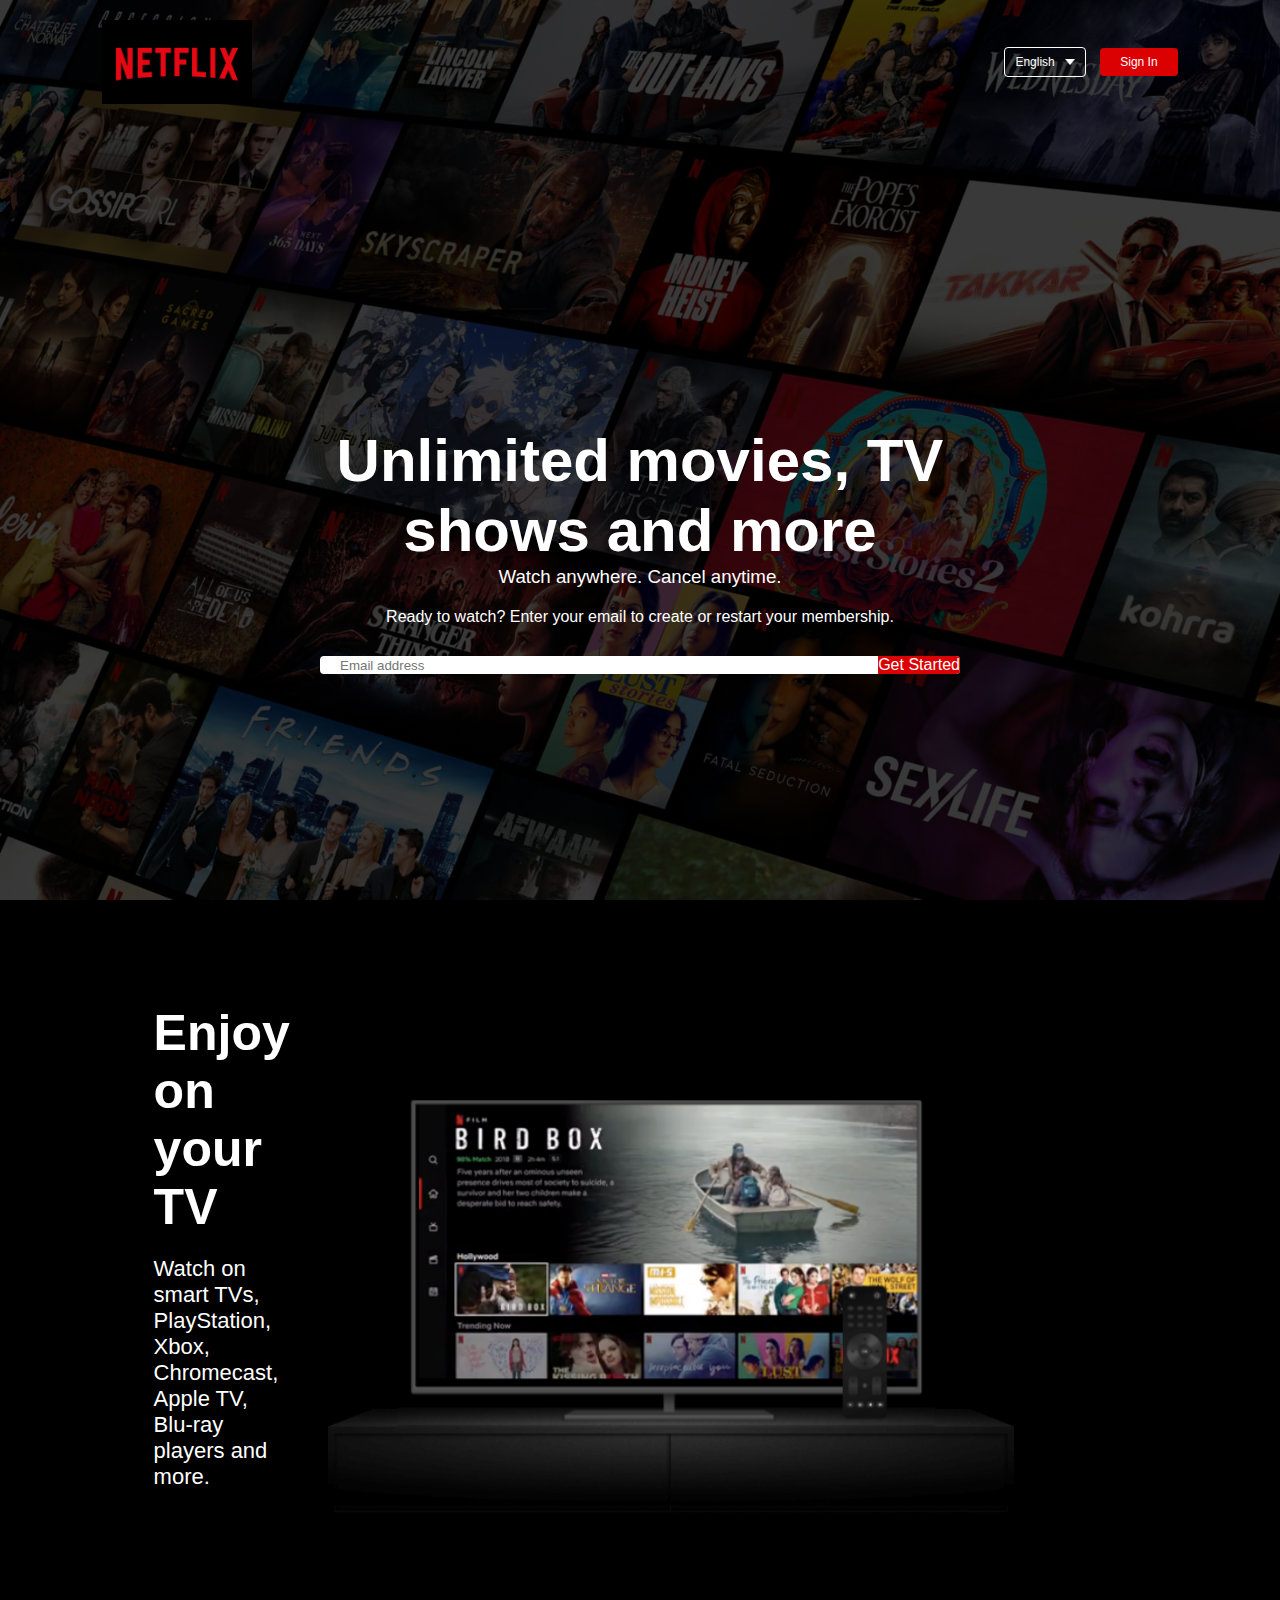
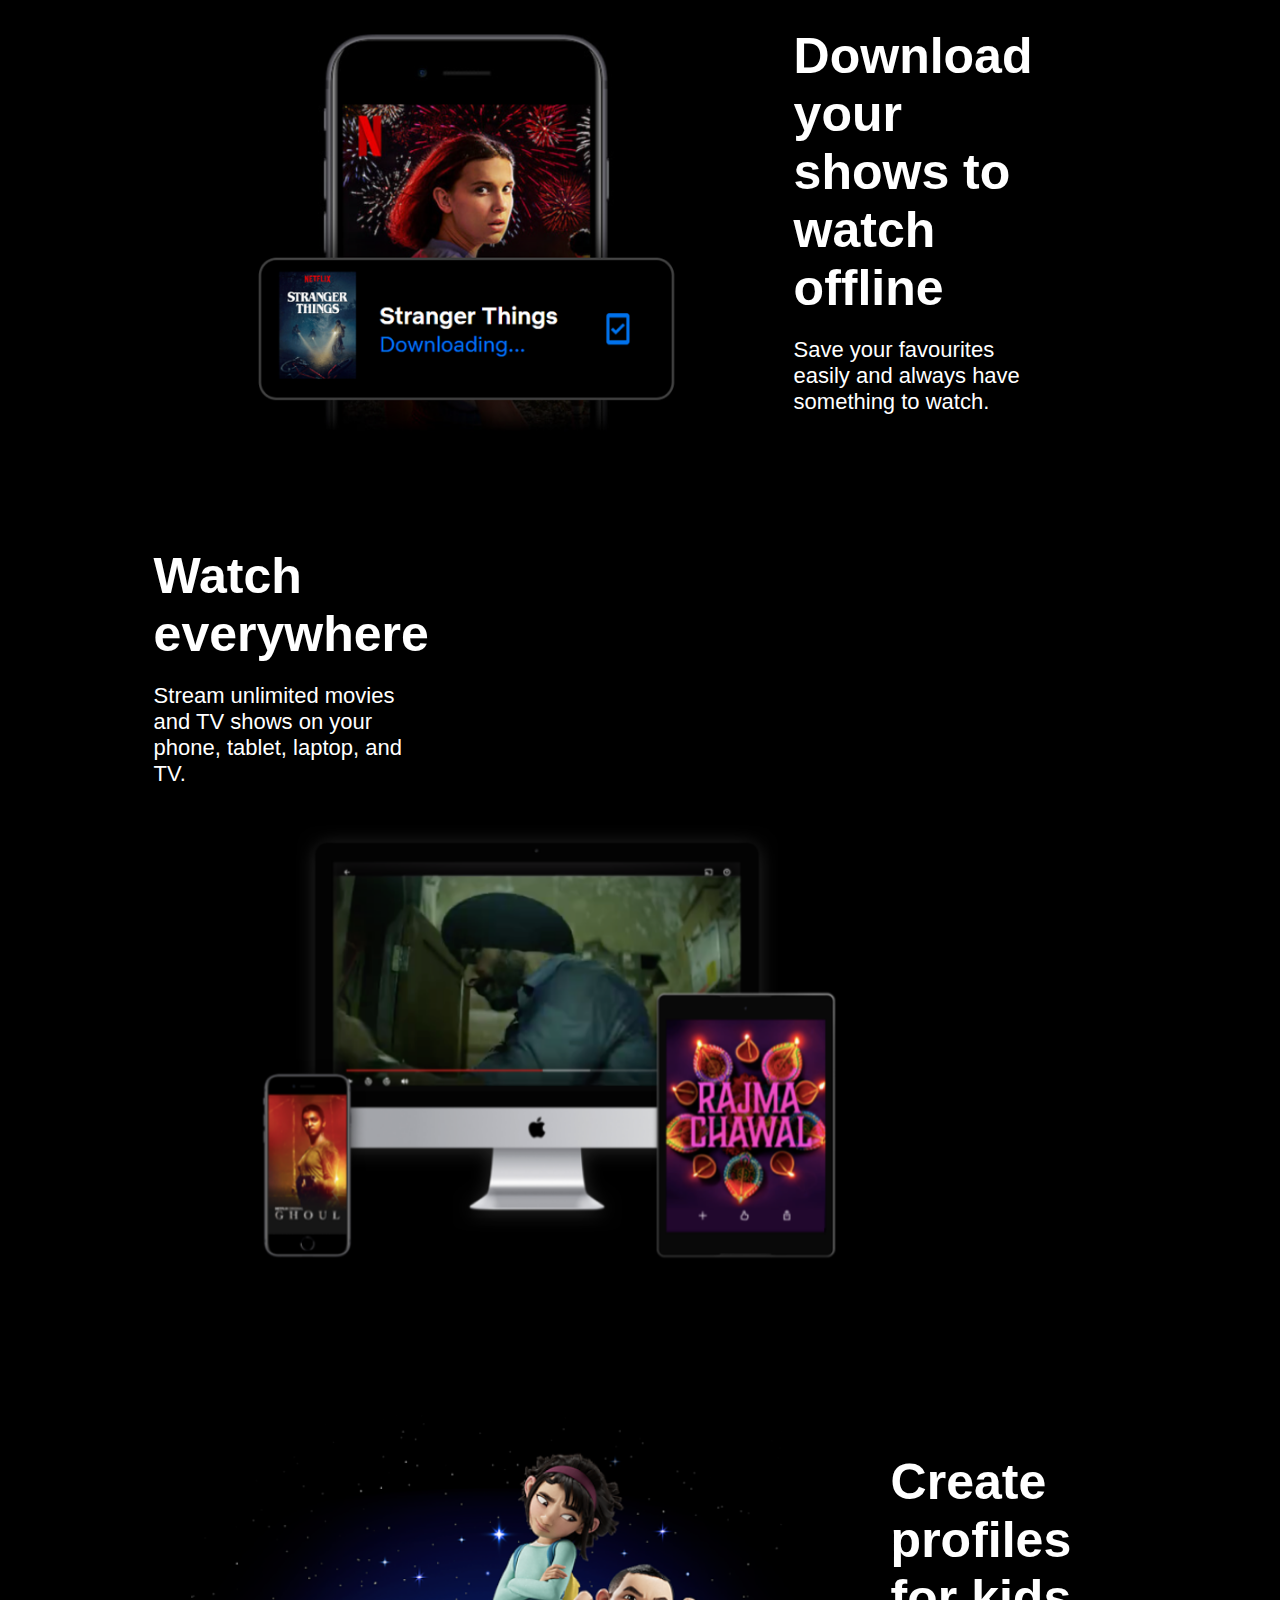
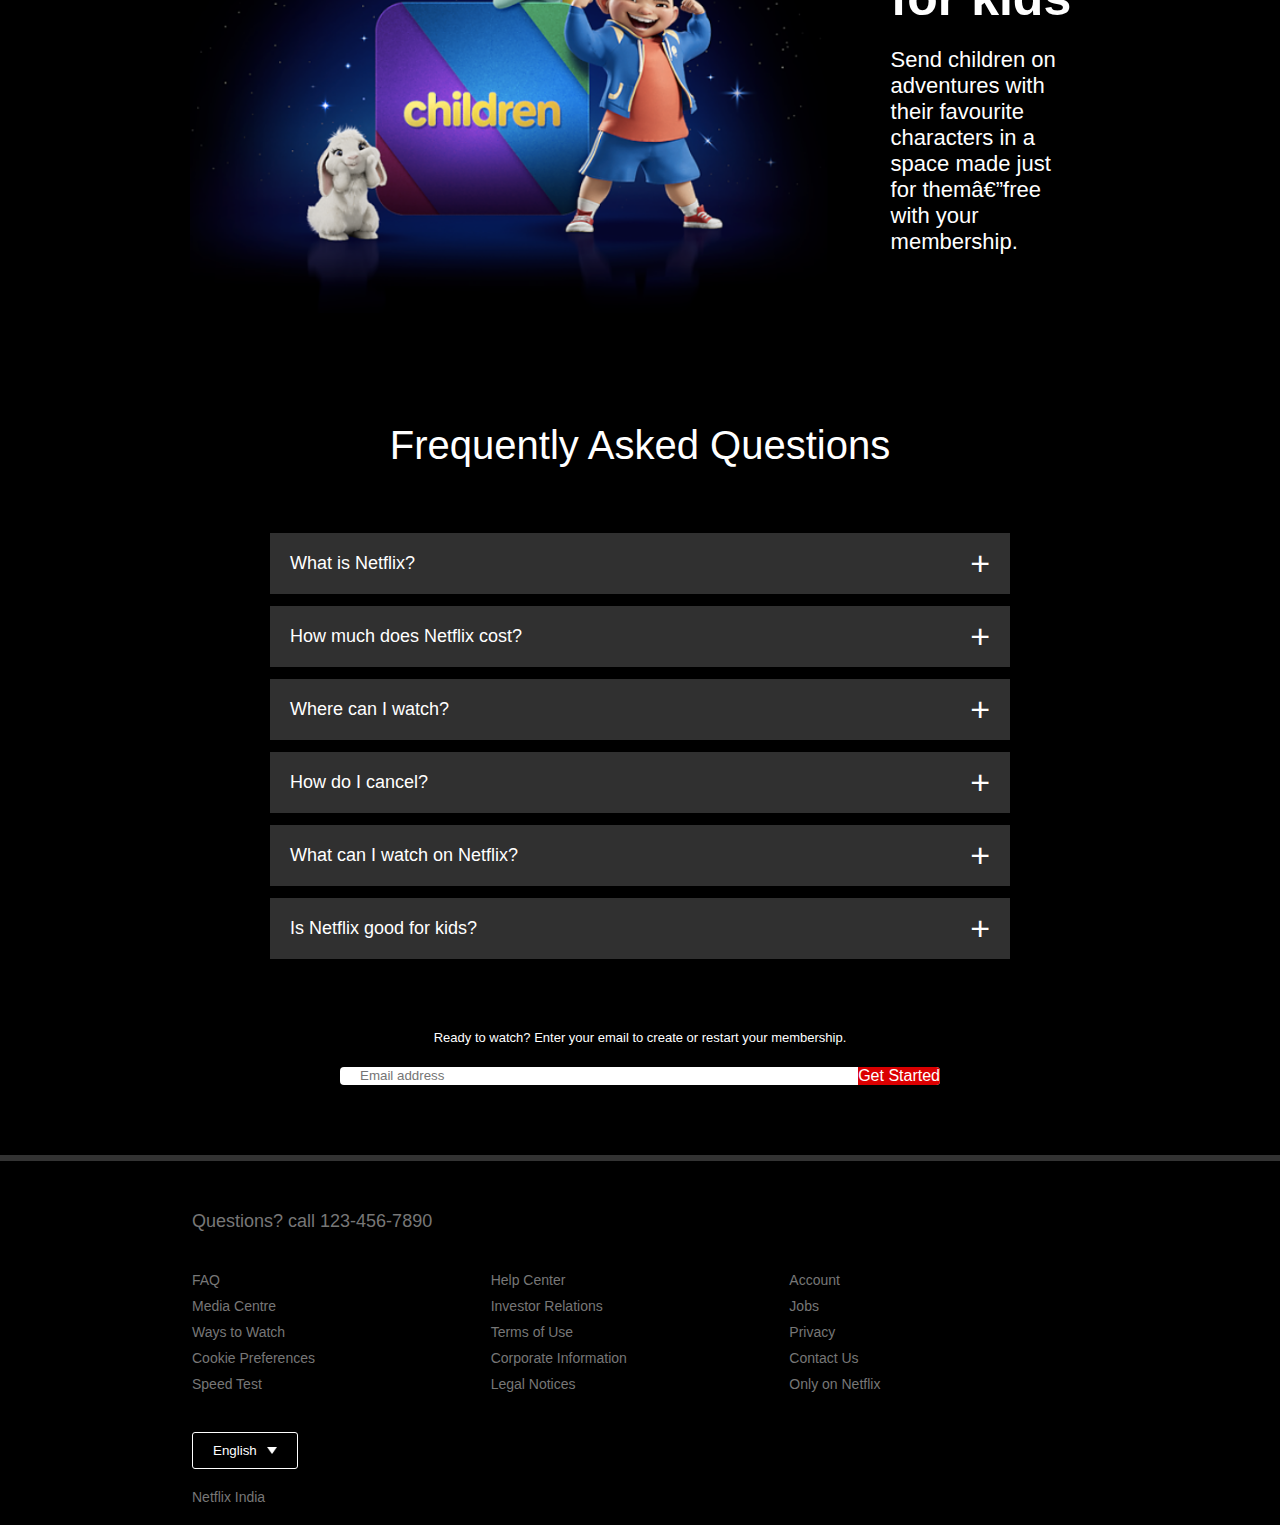
<file: Netflix/index.html>
<!--
<!DOCTYPE html>
<html lang="en">
<head>
    <meta charset="UTF-8">
    <meta name="viewport" content="width=device-width, initial-scale=1.0">
    <title>Netflix</title>
    <link rel="stylesheet" href="style.css">
</head>
<body background= "https://static.standard.co.uk/2022/11/16/10/netflix-s.jpg?width=1200&auto=webp&quality=75">
    <nav>
        <img src="image/logo.png" class="logo" alt="Netflix" sizes="normal">
        
    </nav>
</body>
</html>
-->
<!DOCTYPE html>
<html>

<head>
    <meta name="viewport" content="width=device-width, initial-scale=1.0">
    <title>Netflix Website Clone</title>
    <link rel="stylesheet" href="style.css">
</head>

<body>
    <div class="header">
        <nav>
            <img src="logo.png" class="logo">
            <div>
                <button class="language-btn">English <img src="down-icon.png">
                </button>
                <button>Sign In</button>

            </div>
        </nav>
        <div class="header-content">
            <h1>Unlimited movies, TV shows and more</h1>
            <h3>Watch anywhere. Cancel anytime.</h3>
            <p>Ready to watch? Enter your email to create or restart your membership.</p>
            <form class="email-signup">
                <input type="email" placeholder="Email address" required>
                <button type="submit">Get Started </button>
            </form>
        </div>
    </div>
    <div class="features">
        <div class="row">
            <div class="text-col">
                <h2>Enjoy on your TV</h2>
                <p>Watch on smart TVs, PlayStation, Xbox, Chromecast, Apple TV, Blu-ray players and more.</p>
            </div>
            <div class="img-col">
                <img src="feature-1.png">
            </div>
        </div>
        <div class="row">
            <div class="img-col">
                <img src="feature-2.png">
            </div>
            <div class="text-col">
                <h2>Download your shows to watch offline</h2>
                <p>Save your favourites easily and always have something to watch.</p>
            </div>

        </div>
        <div class="row">
            <div class="text-col">
                <h2>Watch everywhere</h2>
                <p>Stream unlimited movies and TV shows on your phone, tablet, laptop, and TV.</p>
            </div>
            <div class="img-col">
                <img src="feature-3.png">
            </div>
        </div>
        <div class="row">
            <div class="img-col">
                <img src="feature-4.png">
            </div>
            <div class="text-col">
                <h2>Create profiles for kids</h2>
                <p>Send children on adventures with their favourite characters in a space made just for them—free with
                    your membership.</p>
            </div>

        </div>
    </div>

    <div class="faq">
        <h2>Frequently Asked Questions</h2>
        <ul class="accordion">
            <li>
                <input type="radio" name="accordion" id="first">
                <label for="first">What is Netflix?</label>
                <div class="content">
                    <p>Netflix is a streaming service that offers a wide variety of award-winning TV shows, movies,
                        anime, documentaries and more – on thousands of internet-connected devices.

                        You can watch as much as you want, whenever you want, without a single ad – all for one low
                        monthly price. There's always something new to discover, and new TV shows and movies are added
                        every week!</p>
                </div>
            </li>
            <li>
                <input type="radio" name="accordion" id="second">
                <label for="second">How much does Netflix cost?</label>
                <div class="content">
                    <p>Watch Netflix on your smartphone, tablet, Smart TV, laptop, or streaming device, all for one
                        fixed monthly fee. Plans range from ₹ 149 to ₹ 649 a month. No extra costs, no contracts.</p>
                </div>
            </li>
            <li>
                <input type="radio" name="accordion" id="third">
                <label for="third">Where can I watch?</label>
                <div class="content">
                    <p>Watch anywhere, anytime. Sign in with your Netflix account to watch instantly on the web at
                        netflix.com from your personal computer or on any internet-connected device that offers the
                        Netflix app, including smart TVs, smartphones, tablets, streaming media players and game
                        consoles.

                        You can also download your favourite shows with the iOS, Android, or Windows 10 app. Use
                        downloads to watch while you're on the go and without an internet connection. Take Netflix with
                        you anywhere.

                    </p>
                </div>
            </li>
            <li>
                <input type="radio" name="accordion" id="fourth">
                <label for="fourth">How do I cancel?</label>
                <div class="content">
                    <p>Netflix is flexible. There are no annoying contracts and no commitments. You can easily cancel
                        your account online in two clicks. There are no cancellation fees – start or stop your account
                        anytime.</p>
                </div>
            </li>
            <li>
                <input type="radio" name="accordion" id="fifth">
                <label for="fifth">What can I watch on Netflix?</label>
                <div class="content">
                    <p>Netflix has an extensive library of feature films, documentaries, TV shows, anime, award-winning
                        Netflix originals, and more. Watch as much as you want, anytime you want.</p>
                </div>
            </li>
            <li>
                <input type="radio" name="accordion" id="sixth">
                <label for="sixth">Is Netflix good for kids?</label>
                <div class="content">
                    <p>The Netflix Kids experience is included in your membership to give parents control while kids
                        enjoy family-friendly TV shows and films in their own space.

                        Kids profiles come with PIN-protected parental controls that let you restrict the maturity
                        rating of content kids can watch and block specific titles you don’t want kids to see.</p>
                </div>
            </li>
        </ul>
        <small>Ready to watch? Enter your email to create or restart your membership.</small>
        <form class="email-signup">
            <input type="email" placeholder="Email address" required>
            <button type="submit">Get Started</button>
        </form>
    </div>

    <div class="footer">
        <h2>Questions? call 123-456-7890</h2>
        <div class="row">
            <div class="col">
                <a href="#">FAQ</a>
                <a href="#">Media Centre</a>
                <a href="#">Ways to Watch</a>
                <a href="#">Cookie Preferences</a>
                <a href="#">Speed Test</a>
            </div>
            <div class="col">
                <a href="#">Help Center</a>
                <a href="#">Investor Relations</a>
                <a href="#">Terms of Use</a>
                <a href="#">Corporate Information</a>
                <a href="#">Legal Notices</a>
            </div>
            <div class="col">
                <a href="#">Account</a>
                <a href="#">Jobs</a>
                <a href="#">Privacy</a>
                <a href="#">Contact Us</a>
                <a href="#">Only on Netflix</a>
            </div>
        </div>
        <button class="language-btn">English <img src="down-icon.png"></button>
        <p class="copyright-txt">Netflix India</p>
    </div>

</body>

</html>
</file>
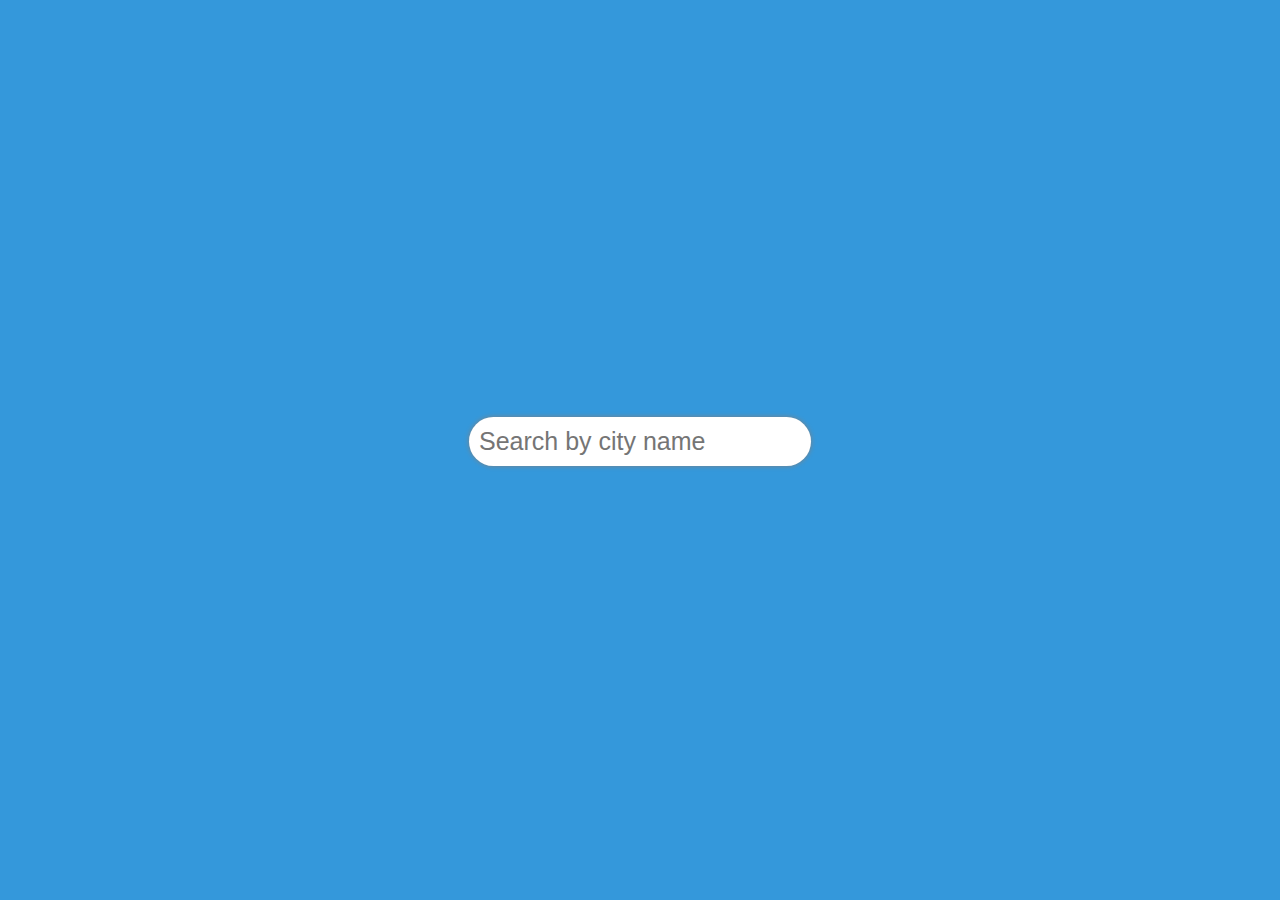
<file: weather/index.html>
<!DOCTYPE html>
<html lang="en">

<head>
    <meta charset="UTF-8">
    <meta http-equiv="X-UA-Compatible" content="IE=edge">
    <meta name="viewport" content="width=device-width, initial-scale=1.0">
    <title>Document</title>
    <link rel="stylesheet" href="custom.css" />
</head>

<body>
    <main>
        <div class="row" style="text-align: center;">
            <form action="">
                <input type="search" id="search" placeholder="Search by city name">
            </form>
        </div>
        <div class="row" id="weather">
            <!-- <div>
                <img src="https://openweathermap.org/img/wn/04n@2x.png" alt="">
            </div>
            <div>
                <h2>32 ℃</h2>
                <h4> Clear </h4>
            </div> -->
        </div>
    </main>
    <script src="app.js"></script>
</body>

</html>
</file>
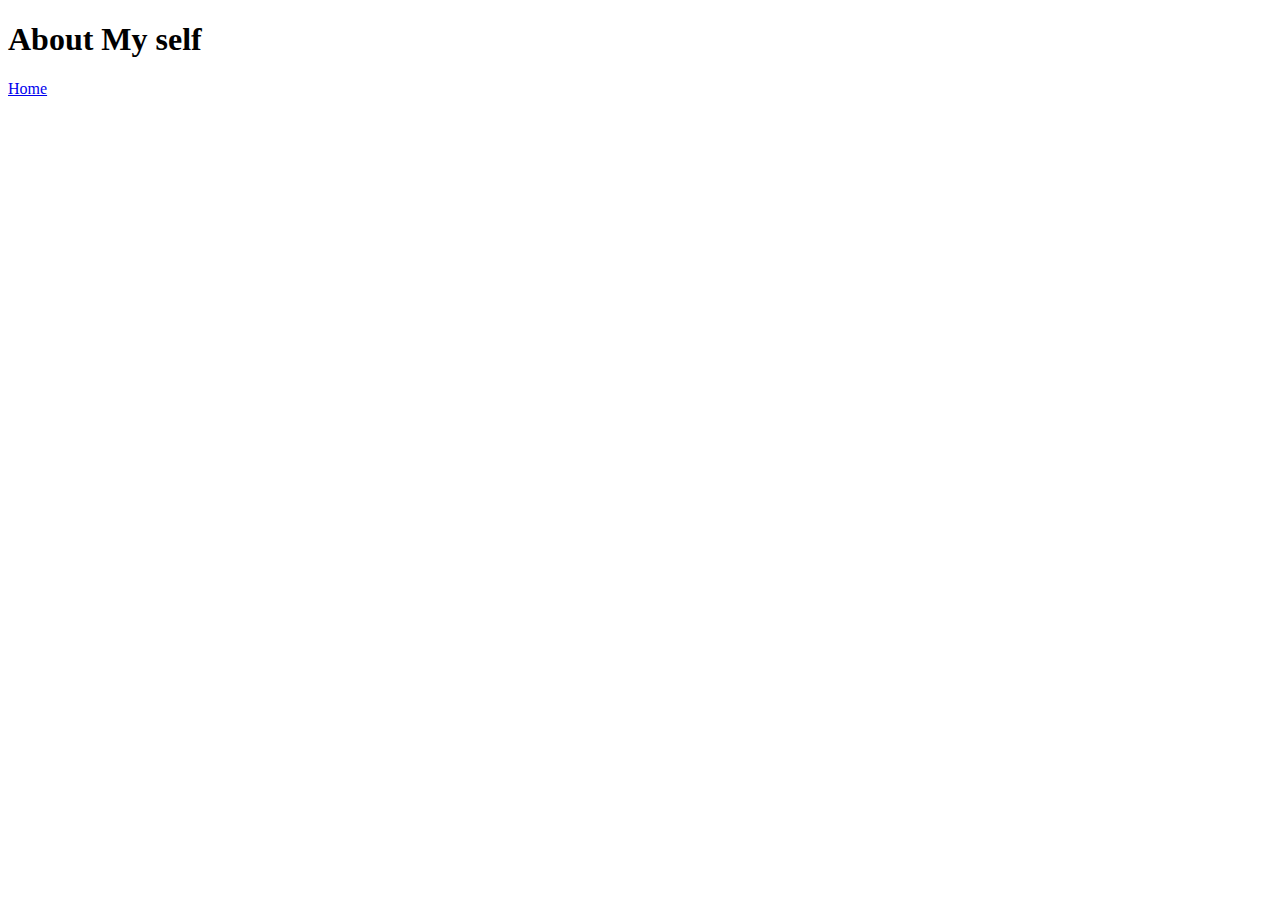
<file: portfolio page/about.html>
<!DOCTYPE html>
<html lang="en">
<head>
    <meta charset="UTF-8">
    <meta name="viewport" content="width=device-width, initial-scale=1.0">
    <title>About</title>
</head>
<body>
    <h1>About My self</h1>
    <a href="http://127.0.0.1:5500/index.html#">Home</a>
</body>
</html>
</file>
<file: Netflix/style.css>
/*.logo{
    width: 15%;
}
*/
* {
    margin: 0;
    padding: 0;
    font-family: 'Poppins', sans-serif;
    box-sizing: border-box;
}

body {
    background: #000;
    color: #fff;
}

.header {
    width: 100%;
    height: 100vh;
    background-image: linear-gradient(rgba(0, 0, 0, 0.7), rgba(0, 0, 0, 0.7)), url(header-image.png);
    background-size: cover;
    background-position: center;
    padding: 10px 8%;
    position: relative;

}

nav {
    display: flex;
    align-items: center;
    justify-content: space-between;
    padding: 10px 0;
}

.logo {
    width: 150px;
    cursor: pointer;
}

nav button {
    border: 0;
    outline: 0;
    background: #db0001;
    color: #fff;
    padding: 7px 20px;
    font-size: 12px;
    border-radius: 4px;
    margin-left: 10px;
    cursor: pointer;
}

.language-btn {
    display: inline-flex;
    align-items: center;
    background: transparent;
    border: 1px solid #fff;
    padding: 7px 10px;

}

.language-btn img {
    width: 10px;
    margin-left: 10px;
}

.header-content {
    position: absolute;
    top: 50%;
    left: 50%;
    transform: translate(-50%, -50%);
    text-align: center;
    margin-top: 100px;
}

.header-content h1 {
    font-size: 60px;
    line-height: 70px;
    font-weight: 600;
    max-width: 650px;
}

.header-content h3 {
    font-weight: 400;
    margin-bottom: 20px;
}

.email-signup {
    background: #fff;
    border-radius: 4px;
    display: flex;
    align-items: center;
    margin-top: 30px;
    overflow: hidden;

}

.email-signup input {
    flex: 1;
    border: 0;
    outline: 0;
    margin-left: 20px;

}

.email-signup button {
    background: #db0001;
    border: 0;
    outline: 0;
    color: #fff;
    font-size: 16px;
    cursor: pointer;
    padding: 15px 3 0px
}

/* features */
.features {
    padding: 50px 12%;
    font-size: 22px;
}

.row {
    display: flex;
    width: 100%;
    align-items: center;
    flex-wrap: wrap;
    padding: 50px 0;
}

.text-col {
    flex-basis: 50px;
    margin-bottom: 20px;
}

.text-col {
    flex-basis: 50px;
    margin-bottom: 20px;
}

.img-col img {
    display: block;
    width: 90%;
    margin: auto;
}

.features h2 {
    font-size: 50px;
    font-weight: 600;
    margin-bottom: 20px;
}

/* FAQ  */
.faq {
    padding: 10px 12%;
    text-align: center;
    font-size: 18px;
}

.faq h2 {
    font-weight: 500;
    font-size: 40px;
}

.accordion {
    margin: 60px auto;
    width: 100%;
    max-width: 750px;
}

.accordion li {
    list-style: none;
    width: 100%;
    padding: 5px;
}

.accordion li label {
    display: flex;
    align-items: center;
    padding: 20px;
    font-size: 18px;
    font-weight: 500;
    background: #303030;
    margin-bottom: 2px;
    cursor: pointer;
    position: relative;
}

label::after {
    content: '+';
    font-size: 34px;
    position: absolute;
    right: 20px;
    transition: 0.5s;
}

input[type="radio"] {
    display: none;
}

.accordion .content {
    background: #303030;
    text-align: left;
    padding: 0 20px;
    max-height: 0;
    overflow: hidden;
    transition: max-height 0.5s, padding 0.5s;


}

.accordion input[type="radio"]:checked+label+.content {
    max-height: 600px;
    padding: 30px 20px;
}

.accordion input[type="radio"]:checked+label::after {
    transform: rotate(135deg);

}

.faq .email-signup {
    max-width: 600px;
    margin: 20px auto 60px;
}

.faq small {
    font-size: 13px;
}

.footer {
    padding: 50px 15% 10px;
    border-top: 6px solid #333;
    color: #777;
}

/*   footer   */
.footer h2 {
    font-size: 18px;
    font-weight: 400;
    margin-bottom: 30px;
}

.footer .col {
    flex-basis: 25%;
    flex-grow: 1;
    margin-bottom: 20px;
}

.footer .col a {
    display: block;
    text-decoration: none;
    color: #777;
    font-size: 14px;
    margin-bottom: 10px;
}

.footer .row {
    align-items: flex-start;
    padding: 10px 0;
}

.footer .language-btn {
    color: #fff;
    padding: 10px 20px;
    border-radius: 3px;

}

.copyright-txt {
    font-size: 14px;
    margin-top: 20px;
    margin-bottom: 10px;

}

@media only screen and (max-width: 600px) {
    .logo {
        width: 100px;

    }

    nav button {
        padding: 5px 10px;
    }

    nav .language-btn {
        padding: 4px 8px;
    }

    .header-content {
        position: unset;
        transform: none;
        padding-top: 150px;

    }

    .header-content h1 {
        font-size: 30px;
    }

    .email-signup button {
        font-size: 12px;
        padding: 10px 15px;
    }

    .text-col,
    .img-col {
        flex-basis: 100%;
    }

    .features h2 {
        font-size: 30px;
    }

    .features p {
        font-size: 15px;
    }

    .row:nth-child(2),
    .row:nth-child(4) {
        flex-direction: column-reverse;
    }

    .features .row {
        padding: 10px 0;
    }

    .faq h2 {
        font-size: 20px;
    }

    .accordion .content {
        font-size: 14px;
    }

    .accordion li label {
        padding: 10px;
        font-size: 14px;

    }

    label::after {
        font-size: 22px;
    }
}
</file>
<file: weather/custom.css>
* {
    padding: 0;
    margin: 0;
    font-family: Verdana, Geneva, Tahoma, sans-serif;
    box-sizing: border-box;
}

main {
    width: 100%;
    height: 100vh;
    background-color: #3498db;
    display: flex;
    justify-content: center;
    align-items: center;
    flex-direction: column;
}

.row {
    display: flex;
    align-items: center;
    /* vertically */
    justify-content: center;
    /* horizontally */
    width: 1000px;
    margin: 10px;
    font-size: 40px;
    color: white;
}

#search {
    font-size: 25px;
    padding: 10px;
    border-radius: 25px;
    border: none;
    outline: none;
    box-shadow: 0px 0px 5px grey;
}
</file>
